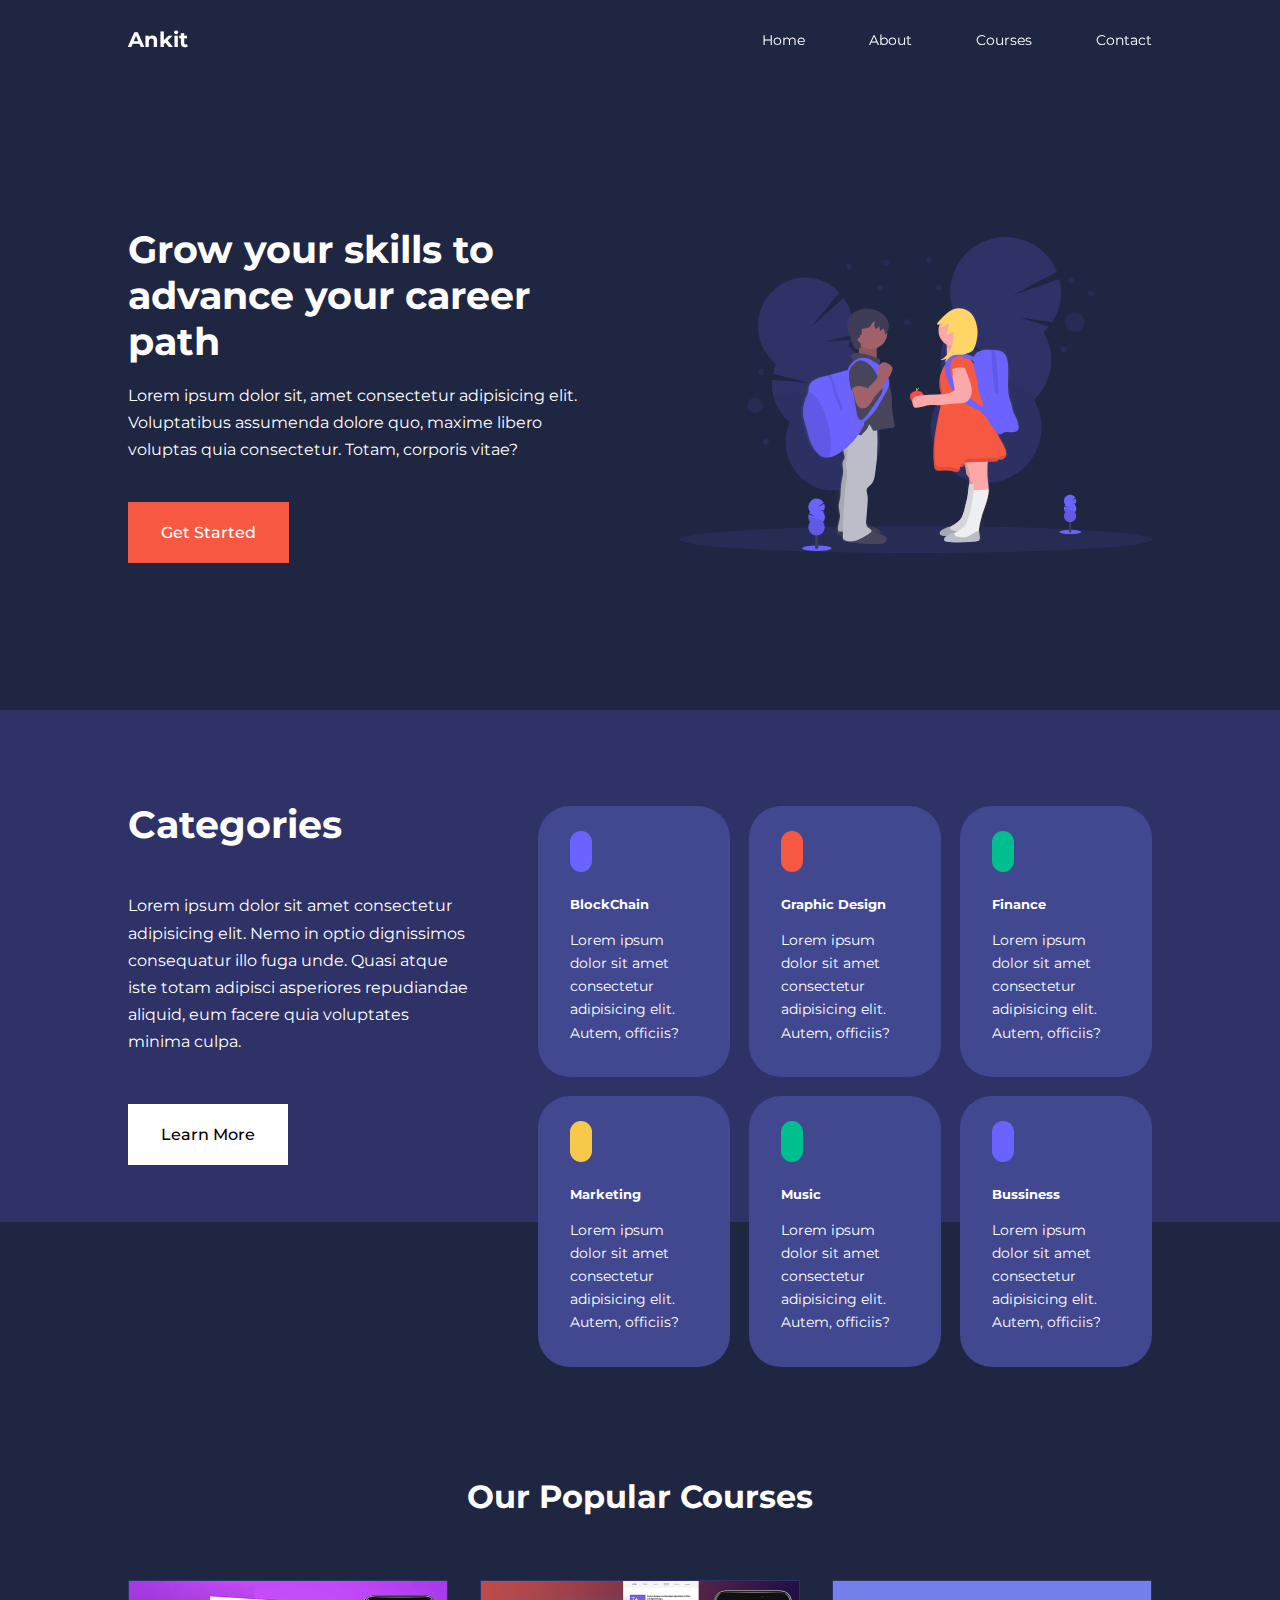
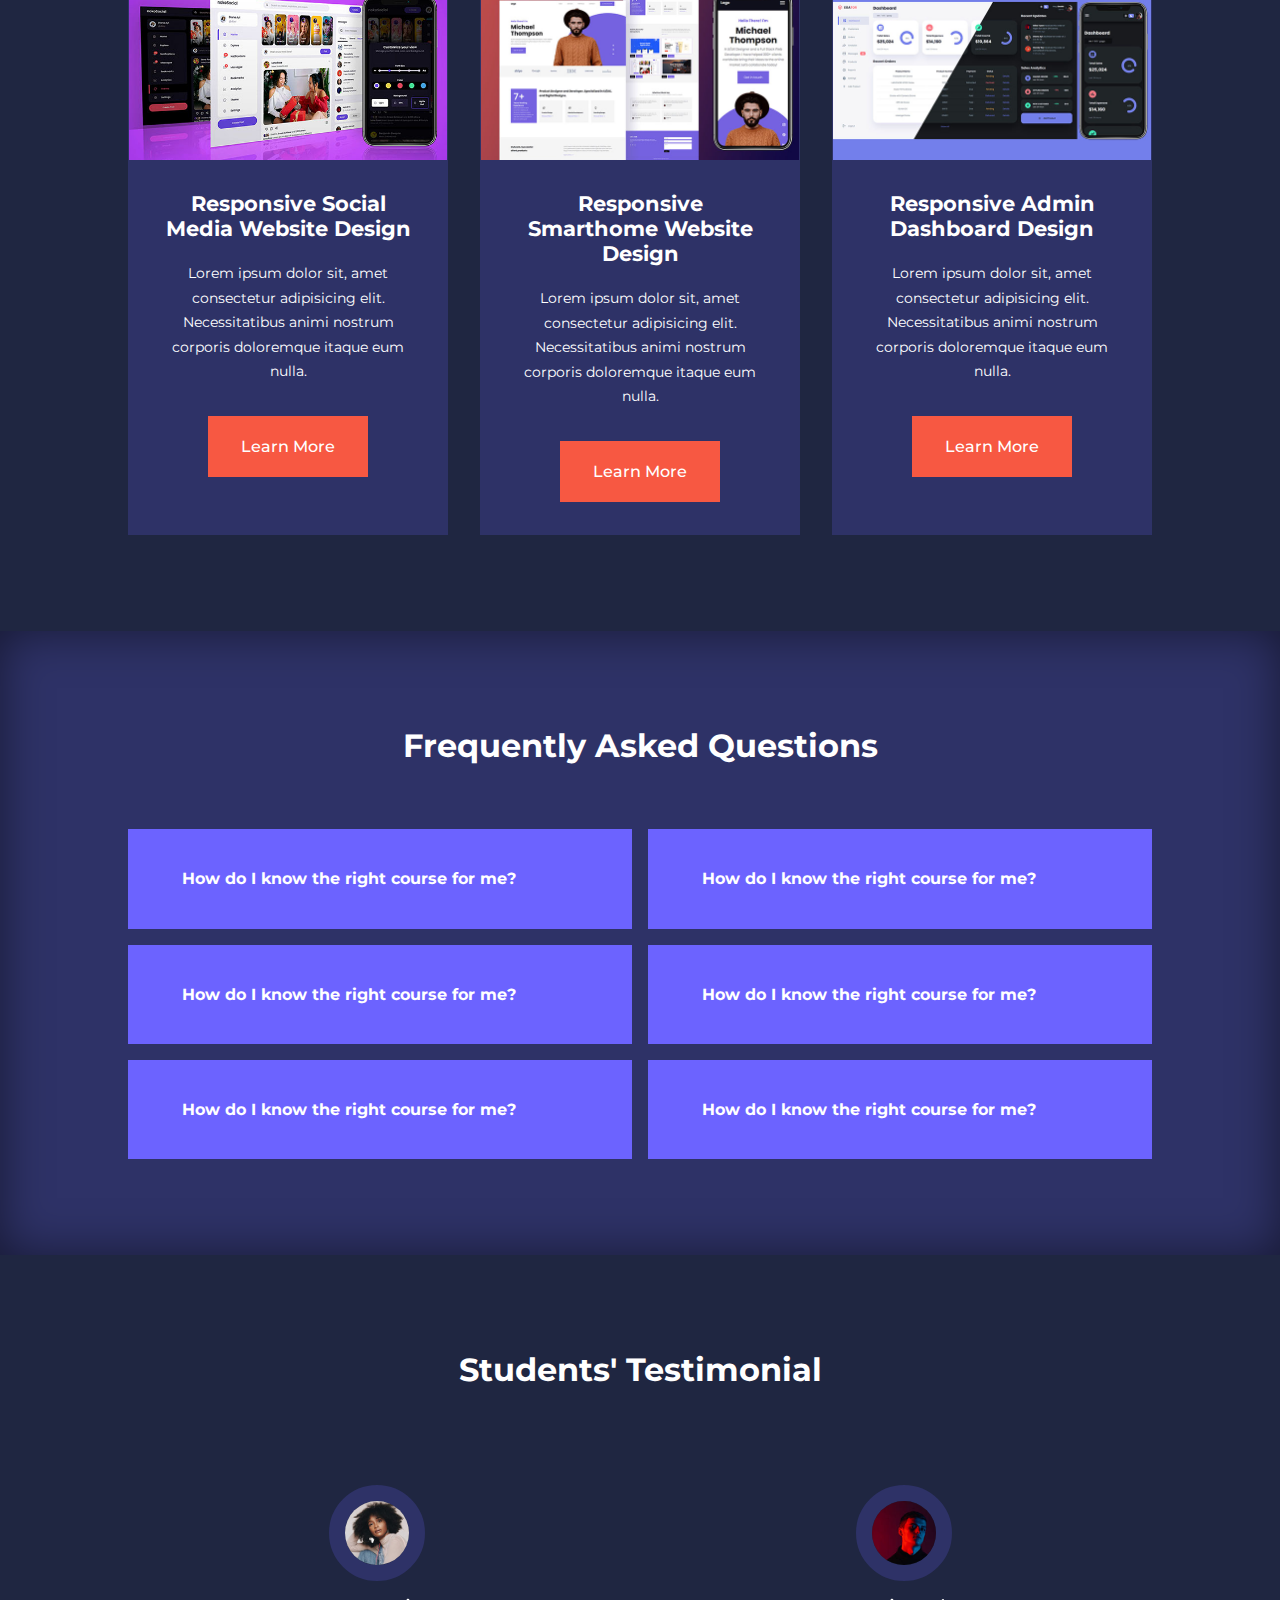
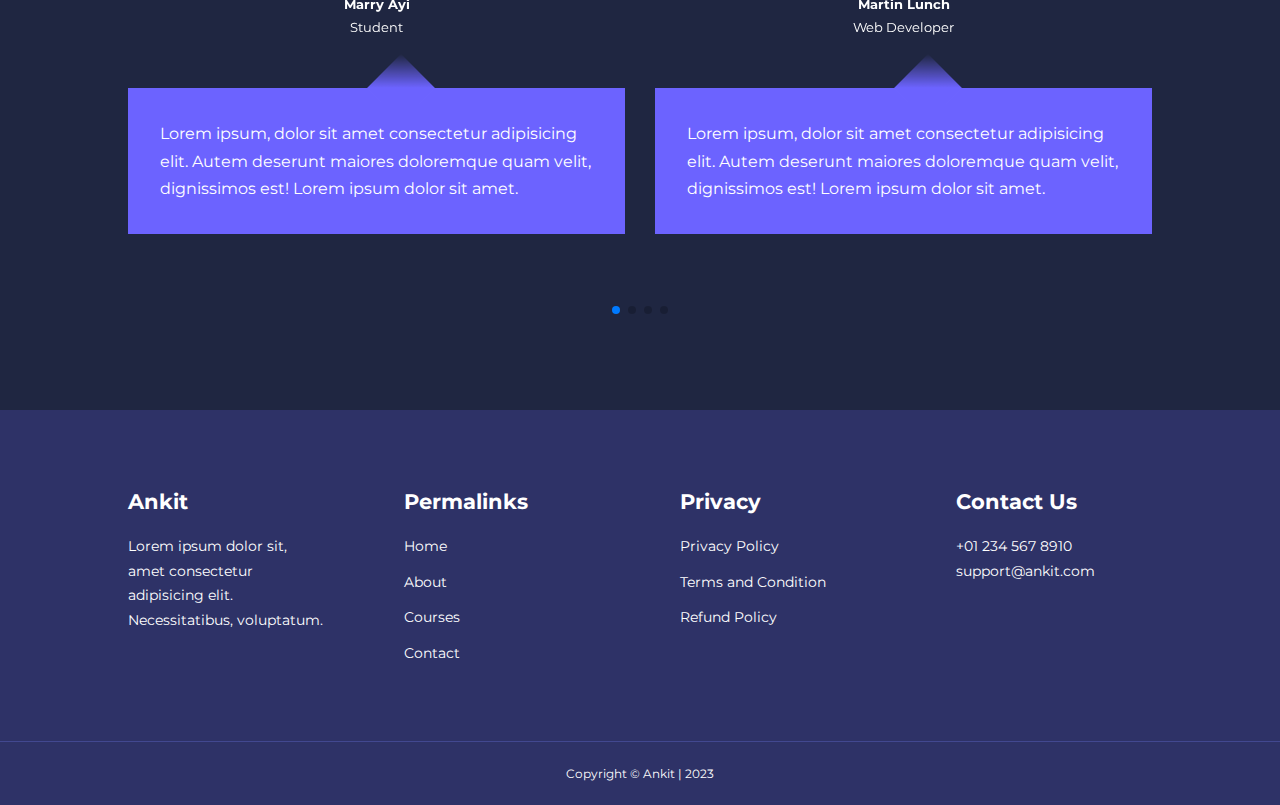
<file: index.html>
<!DOCTYPE html>
<html lang="en">
<head>
    <meta charset="UTF-8">
    <meta http-equiv="X-UA-Compatible" content="IE=edge">
    <meta name="viewport" content="width=device-width, initial-scale=1.0">

    <!-- Iconscout CDN -->
    <link rel="stylesheet" href="https://unicons.iconscout.com/release/v2.1.6/css/unicons.css">

    <!-- Swiper JS -->
    <link rel="stylesheet" href="https://cdn.jsdelivr.net/npm/swiper@9/swiper-bundle.min.css"/>

    <!-- Style css link -->
    <link rel="stylesheet" href="./css/style.css">

    <!-- JS link -->
    <script src="./main.js" defer></script>
    <title>Educational Website</title>
</head>
<body>
    <nav>
        <div class="container d-flex nav-container">
            <a href="index.html"><h4>Ankit</h4></a>
            <ul class="d-flex nav-menu">
                <li><a href="index.html">Home</a></li>
                <li><a href="about.html">About</a></li>
                <li><a href="courses.html">Courses</a></li>
                <li><a href="contact.html">Contact</a></li>
            </ul>

            <button id="open-menu-btn"><i class="uil uil-bars"></i></button>
            <button id="close-menu-btn"><i class="uil uil-multiply"></i></button>
        </div>
    </nav>

    <header>
        <div class="container header-container">
            <div class="header-left">
                <h1>Grow your skills to advance your career path</h1>
                <p>Lorem ipsum dolor sit, amet consectetur adipisicing elit. Voluptatibus assumenda dolore quo, maxime libero voluptas quia consectetur. Totam, corporis vitae?</p>
                <a href="courses.html" class="btn btn-primary">Get Started</a>
            </div>
            <div class="header-right">
                <div class="header-right-image">
                    <img src="./images/header.svg" alt="Two student carrying school bag">
                </div>
            </div>
        </div>
    </header>

    <section class="categories">
        <div class="container categories-container">
            <div class="categories-left">
                <h1>Categories</h1>
                <p>Lorem ipsum dolor sit amet consectetur adipisicing elit. Nemo in optio dignissimos consequatur illo fuga unde. Quasi atque iste totam adipisci asperiores repudiandae aliquid, eum facere quia voluptates minima culpa.</p>
                <a href="#" class="btn">Learn More</a>
            </div>

            <div class="categories-right">
                <acticle class="category">
                    <span class="category-icon"><i class="uil uil-bitcoin-circle"></i></span>
                    <h5>BlockChain</h5>
                    <p>Lorem ipsum dolor sit amet consectetur adipisicing elit. Autem, officiis?</p>
                </acticle>
                
                <acticle class="category">
                    <span class="category-icon"><i class="uil uil-palette"></i></span>
                    <h5>Graphic Design</h5>
                    <p>Lorem ipsum dolor sit amet consectetur adipisicing elit. Autem, officiis?</p>
                </acticle>

                <acticle class="category">
                    <span class="category-icon"><i class="uil uil-usd-circle"></i></span>
                    <h5>Finance</h5>
                    <p>Lorem ipsum dolor sit amet consectetur adipisicing elit. Autem, officiis?</p>
                </acticle>

                <acticle class="category">
                    <span class="category-icon"><i class="uil uil-megaphone"></i></span>
                    <h5>Marketing</h5>
                    <p>Lorem ipsum dolor sit amet consectetur adipisicing elit. Autem, officiis?</p>
                </acticle>

                <acticle class="category">
                    <span class="category-icon"><i class="uil uil-music"></i></span>
                    <h5>Music</h5>
                    <p>Lorem ipsum dolor sit amet consectetur adipisicing elit. Autem, officiis?</p>
                </acticle>

                <acticle class="category">
                    <span class="category-icon"><i class="uil uil-puzzle-piece"></i></span>
                    <h5>Bussiness</h5>
                    <p>Lorem ipsum dolor sit amet consectetur adipisicing elit. Autem, officiis?</p>
                </acticle>
            </div>
        </div>
    </section>

    <section class="courses">
        <h2>Our Popular Courses</h2>
        <div class="container courses-container">
            <article class="course">
                <div class="course-image">
                    <img src="./images/course1.jpg" alt="">
                </div>
                <div class="course-info">
                    <h4>Responsive Social Media Website Design</h4>
                    <p>Lorem ipsum dolor sit, amet consectetur adipisicing elit. Necessitatibus animi nostrum corporis doloremque itaque eum nulla.</p>
                    <a href="./courses.html" class="btn btn-primary">Learn More</a>
                </div>
            </article>
            
            <article class="course">
                <div class="course-image">
                    <img src="./images/course2.jpg" alt="">
                </div>
                <div class="course-info">
                    <h4>Responsive Smarthome Website Design</h4>
                    <p>Lorem ipsum dolor sit, amet consectetur adipisicing elit. Necessitatibus animi nostrum corporis doloremque itaque eum nulla.</p>
                    <a href="./courses.html" class="btn btn-primary">Learn More</a>
                </div>
            </article>

            <article class="course">
                <div class="course-image">
                    <img src="./images/course3.jpg" alt="">
                </div>
                <div class="course-info">
                    <h4>Responsive Admin Dashboard Design</h4>
                    <p>Lorem ipsum dolor sit, amet consectetur adipisicing elit. Necessitatibus animi nostrum corporis doloremque itaque eum nulla.</p>
                    <a href="./courses.html" class="btn btn-primary">Learn More</a>
                </div>
            </article>
        </div>
    </section>

    <section class="faqs">
        <h2>Frequently Asked Questions</h2>
        <div class="container faqs-container">
            <article class="d-flex faq">
                <div class="faq-icon"><i class="uil uil-plus"></i></div>
                <div class="question-answer">
                    <h4>How do I know the right course for me?</h4>
                    <p>Lorem ipsum dolor, sit amet consectetur adipisicing elit. Cupiditate illum atque libero! Fugiat hic ab fugit illum quo id deserunt earum iste harum? Natus, itaque aspernatur alias dignissimos maiores totam.</p>
                </div>
            </article>

            <article class="d-flex faq">
                <div class="faq-icon"><i class="uil uil-plus"></i></div>
                <div class="question-answer">
                    <h4>How do I know the right course for me?</h4>
                    <p>Lorem ipsum dolor sit amet consectetur adipisicing elit. Iste unde porro modi laboriosam magnam earum? Provident cumque voluptates eius modi odit. Perspiciatis earum vitae fugit, ratione odio ex illum possimus.</p>
                </div>
            </article>

            <article class="d-flex faq">
                <div class="faq-icon"><i class="uil uil-plus"></i></div>
                <div class="question-answer">
                    <h4>How do I know the right course for me?</h4>
                    <p>Lorem ipsum dolor sit amet consectetur adipisicing elit. Iste unde porro modi laboriosam magnam earum? Provident cumque voluptates eius modi odit. Perspiciatis earum vitae fugit, ratione odio ex illum possimus.</p>
                </div>
            </article>

            <article class="d-flex faq">
                <div class="faq-icon"><i class="uil uil-plus"></i></div>
                <div class="question-answer">
                    <h4>How do I know the right course for me?</h4>
                    <p>Lorem ipsum dolor sit amet consectetur adipisicing elit. Iste unde porro modi laboriosam magnam earum? Provident cumque voluptates eius modi odit. Perspiciatis earum vitae fugit, ratione odio ex illum possimus.</p>
                </div>
            </article>

            <article class="d-flex faq">
                <div class="faq-icon"><i class="uil uil-plus"></i></div>
                <div class="question-answer">
                    <h4>How do I know the right course for me?</h4>
                    <p>Lorem ipsum dolor sit amet consectetur adipisicing elit. Iste unde porro modi laboriosam magnam earum? Provident cumque voluptates eius modi odit. Perspiciatis earum vitae fugit, ratione odio ex illum possimus.</p>
                </div>
            </article>

            <article class="d-flex faq">
                <div class="faq-icon"><i class="uil uil-plus"></i></div>
                <div class="question-answer">
                    <h4>How do I know the right course for me?</h4>
                    <p>Lorem ipsum dolor sit amet consectetur adipisicing elit. Corporis, deleniti. Consequuntur et enim a veniam sunt? Mollitia non similique cupiditate dolor velit atque, adipisci repudiandae autem saepe vitae, porro ad.</p>
                </div>
            </article>
        </div>
    </section>

    <section class="container testimonials-container mySwiper">
        <h2>Students' Testimonial</h2>
        <div class="swiper-wrapper">
            <article class="testimonial swiper-slide">
                <div class="avatar">
                    <img src="./images/avatar1.jpg" alt="Person 1">
                </div>
                <div class="testimonial-info">
                    <h5>Marry Ayi</h5>
                    <small>Student</small>
                </div>
                <div class="testimonial-body">
                    <p>Lorem ipsum, dolor sit amet consectetur adipisicing elit. Autem deserunt maiores doloremque quam velit, dignissimos est! Lorem ipsum dolor sit amet.</p>
                </div>
            </article>
            
            <article class="testimonial swiper-slide">
                <div class="avatar">
                    <img src="./images/avatar2.jpg" alt="Person 2">
                </div>
                <div class="testimonial-info">
                    <h5>Martin Lunch</h5>
                    <small>Web Developer</small>
                </div>
                <div class="testimonial-body">
                    <p>Lorem ipsum, dolor sit amet consectetur adipisicing elit. Autem deserunt maiores doloremque quam velit, dignissimos est! Lorem ipsum dolor sit amet.</p>
                </div>
            </article>
            
            <article class="testimonial swiper-slide">
                <div class="avatar">
                    <img src="./images/avatar3.jpg" alt="Person 3">
                </div>
                <div class="testimonial-info">
                    <h5>Edam Quist</h5>
                    <small>Student</small>
                </div>
                <div class="testimonial-body">
                    <p>Lorem ipsum, dolor sit amet consectetur adipisicing elit. Autem deserunt maiores doloremque quam velit, dignissimos est! Lorem ipsum dolor sit amet.</p>
                </div>
            </article>
            
            <article class="testimonial swiper-slide">
                <div class="avatar">
                    <img src="./images/avatar4.jpg" alt="Person 4">
                </div>
                <div class="testimonial-info">
                    <h5>Rihana Kawasaki</h5>
                    <small>Student</small>
                </div>
                <div class="testimonial-body">
                    <p>Lorem ipsum, dolor sit amet consectetur adipisicing elit. Autem deserunt maiores doloremque quam velit, dignissimos est! Lorem ipsum dolor sit amet.</p>
                </div>
            </article>
            
            <article class="testimonial swiper-slide">
                <div class="avatar">
                    <img src="./images/avatar5.jpg" alt="Person 5">
                </div>
                <div class="testimonial-info">
                    <h5>Saloni Kristeen</h5>
                    <small>Student</small>
                </div>
                <div class="testimonial-body">
                    <p>Lorem ipsum, dolor sit amet consectetur adipisicing elit. Autem deserunt maiores doloremque quam velit, dignissimos est! Lorem ipsum dolor sit amet.</p>
                </div>
            </article>
        </div>
        <div class="swiper-pagination"></div>
    </section>

    <footer>
        <div class="container footer-container">
            <div class="footer-1">
                <a href="index.html" class="footer-logo"><h4>Ankit</h4></a>
                <p>Lorem ipsum dolor sit, amet consectetur adipisicing elit. Necessitatibus, voluptatum.</p>
            </div>

            <div class="footer-2">
                <h4>Permalinks</h4>
                <ul class="permalinks">
                    <li><a href="index.html">Home</a></li>
                    <li><a href="about.html">About</a></li>
                    <li><a href="courses.html">Courses</a></li>
                    <li><a href="contact.html">Contact</a></li>
                </ul>
            </div>

            <div class="footer-3">
                <h4>Privacy</h4>
                <ul class="privacy">
                    <li><a href="#">Privacy Policy</a></li>
                    <li><a href="#">Terms and Condition</a></li>
                    <li><a href="#">Refund Policy</a></li>
                </ul>
            </div>

            <div class="footer-4">
                <h4>Contact Us</h4>
                <div>
                    <p>+01 234 567 8910</p>
                    <p>support@ankit.com</p>
                </div>

                <div class="footer-socials">
                    <li><a href="#"><i class="uil uil-facebook-f"></i></a></li>
                    <li><a href="#"><i class="uil uil-instagram-alt"></i></a></li>
                    <li><a href="#"><i class="uil uil-twitter"></i></a></li>
                    <li><a href="#"><i class="uil uil-linkedin-alt"></i></a></li>
                </div>
            </div>
        </div>
        
        <div class="footer-copyright">
            <small>Copyright &copy; Ankit | 2023</small>
        </div>
    </footer>

    <script src="https://cdn.jsdelivr.net/npm/swiper@9/swiper-bundle.min.js"></script>
    <script>
        var swiper = new Swiper(".mySwiper", {
            slidesPerView: 1,
            spaceBetween: 30,
            pagination: {
                el: ".swiper-pagination",
                clickable: true,
            },
            // when window width is >= 600px
            breakpoints: {
                600: {
                    slidesPerView: 2,
                }
            }
        });
    </script>
</body>
</html>
</file>
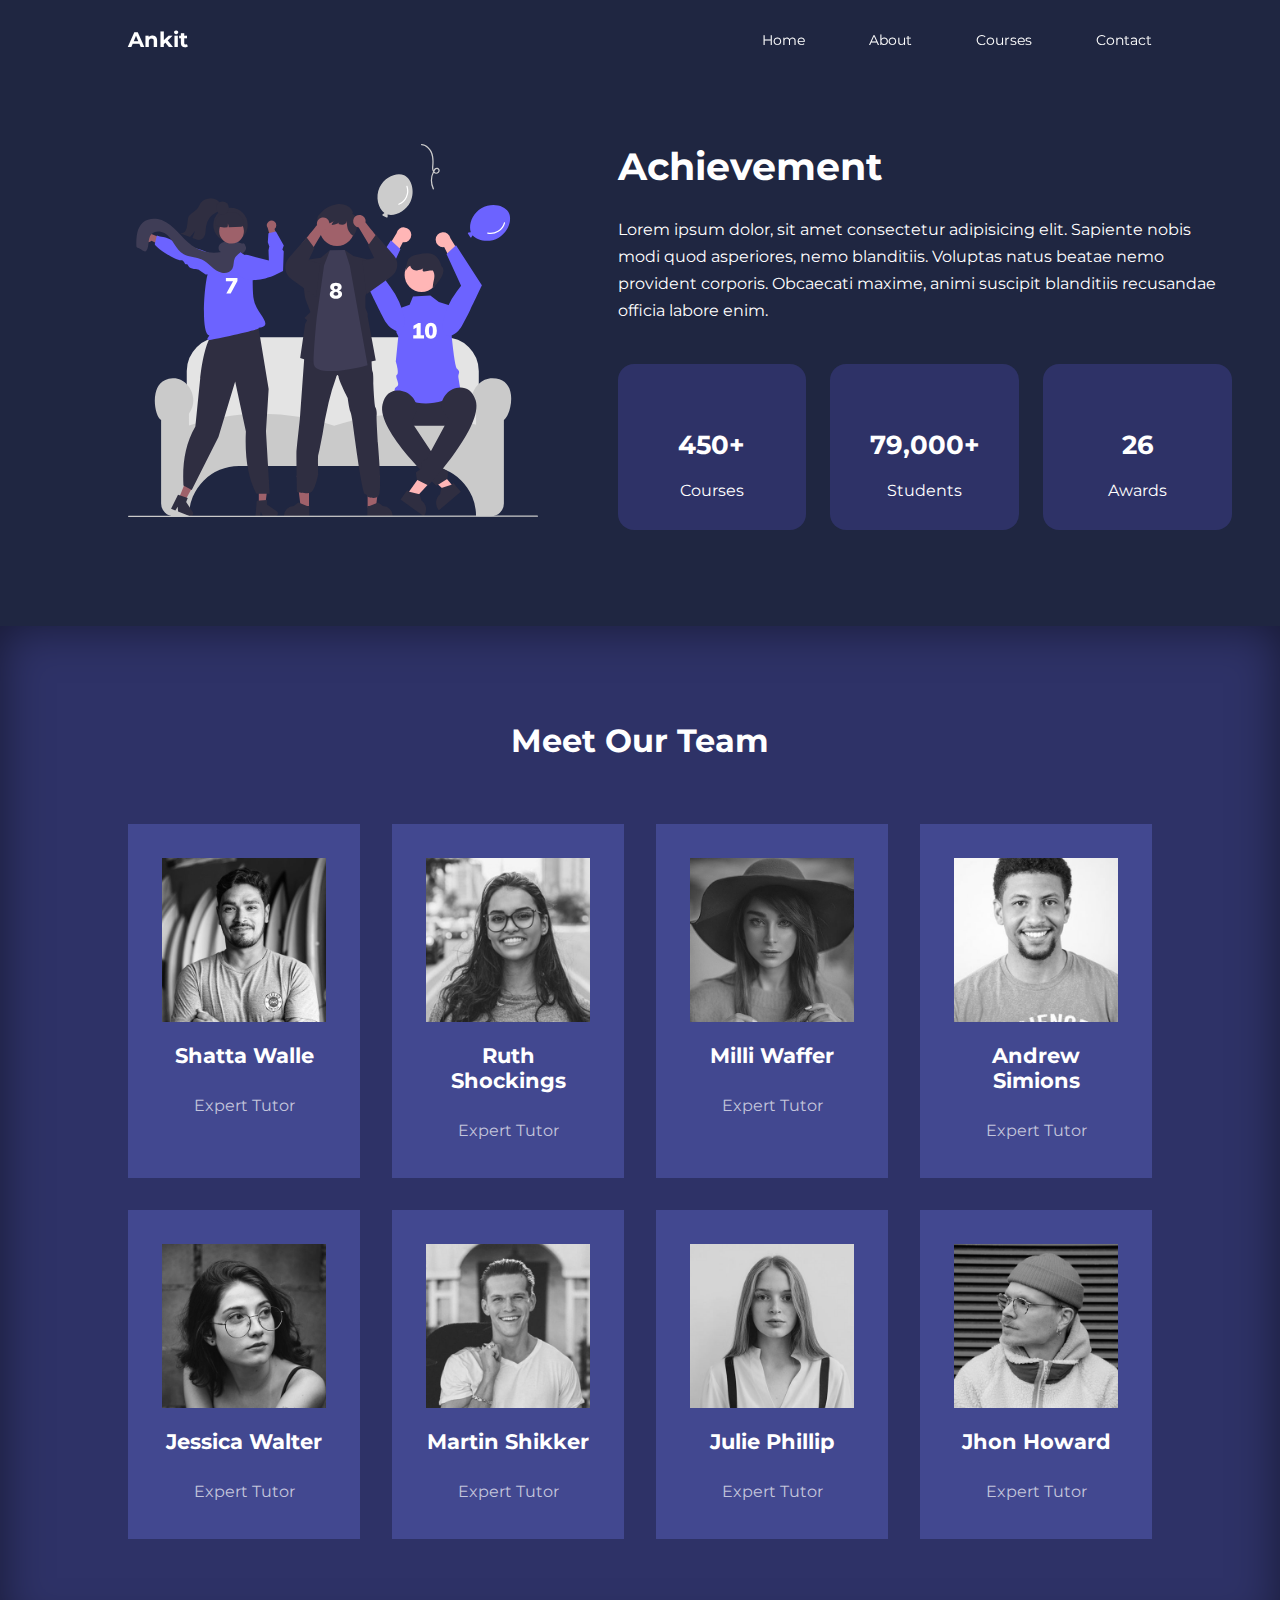
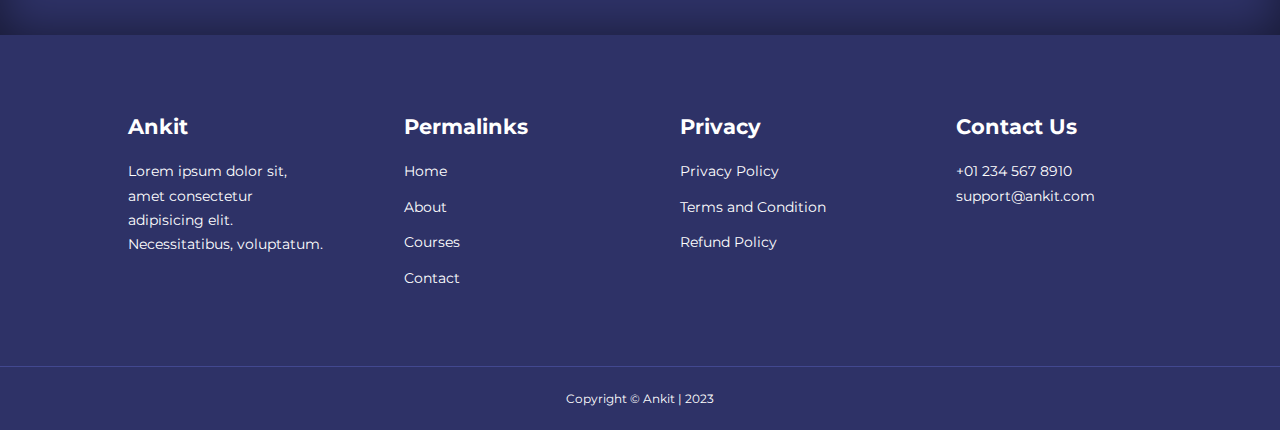
<file: about.html>
<!DOCTYPE html>
<html lang="en">
<head>
    <meta charset="UTF-8">
    <meta http-equiv="X-UA-Compatible" content="IE=edge">
    <meta name="viewport" content="width=device-width, initial-scale=1.0">

    <!-- Iconscout CDN -->
    <link rel="stylesheet" href="https://unicons.iconscout.com/release/v2.1.6/css/unicons.css">

    <!-- Style css link -->
    <link rel="stylesheet" href="./css/style.css">
    <link rel="stylesheet" href="./css/about.css">

    <!-- JS link -->
    <script src="./main.js" defer></script>
    <title>Educational Website</title>
</head>
<body>
    <nav>
        <div class="container d-flex nav-container">
            <a href="index.html"><h4>Ankit</h4></a>
            <ul class="d-flex nav-menu">
                <li><a href="index.html">Home</a></li>
                <li><a href="about.html">About</a></li>
                <li><a href="courses.html">Courses</a></li>
                <li><a href="contact.html">Contact</a></li>
            </ul>

            <button id="open-menu-btn"><i class="uil uil-bars"></i></button>
            <button id="close-menu-btn"><i class="uil uil-multiply"></i></button>
        </div>
    </nav>

    <section class="about-achievements">
        <div class="container about-achievements-container">
            <div class="about-achievements-left">
                <img src="./images/about achievements.svg" alt="">
            </div>

            <div class="about-achievements-right">
                <h1>Achievement</h1>
                <p>Lorem ipsum dolor, sit amet consectetur adipisicing elit. Sapiente nobis modi quod asperiores, nemo blanditiis. Voluptas natus beatae nemo provident corporis. Obcaecati maxime, animi suscipit blanditiis recusandae officia labore enim.</p>

                <div class="achievements-cards">
                    <article class="achievement-card">
                        <span class="achievement-icon"><i class="uil uil-video"></i></span>
                        <h3>450+</h3>
                        <p>Courses</p>
                    </article>
                    
                    <article class="achievement-card">
                        <span class="achievement-icon"><i class="uil uil-users-alt"></i></span>
                        <h3>79,000+</h3>
                        <p>Students</p>
                    </article>

                    <article class="achievement-card">
                        <span class="achievement-icon"><i class="uil uil-trophy"></i></span>
                        <h3>26</h3>
                        <p>Awards</p>
                    </article>
                </div>
            </div>
        </div>
    </section>

    <section class="team">
        <h2>Meet Our Team</h2>
        <div class="container team-container">
            <article class="team-member">
                <div class="team-member-image">
                    <img src="./images/tm1.jpg" alt="">
                </div>

                <div class="team-member-info">
                    <h4>Shatta Walle</h4>
                    <p>Expert Tutor</p>
                </div>

                <div class="team-member-socials">
                    <a href="#" target="_blank"><i class="uil uil-instagram-alt"></i></a>
                    <a href="#" target="_blank"><i class="uil uil-twitter-alt"></i></a>
                    <a href="#" target="_blank"><i class="uil uil-linkedin-alt"></i></a>
                </div>
            </article>
            
            <article class="team-member">
                <div class="team-member-image">
                    <img src="./images/tm2.jpg" alt="">
                </div>

                <div class="team-member-info">
                    <h4>Ruth Shockings</h4>
                    <p>Expert Tutor</p>
                </div>

                <div class="team-member-socials">
                    <a href="#" target="_blank"><i class="uil uil-instagram-alt"></i></a>
                    <a href="#" target="_blank"><i class="uil uil-twitter-alt"></i></a>
                    <a href="#" target="_blank"><i class="uil uil-linkedin-alt"></i></a>
                </div>
            </article>
            
            <article class="team-member">
                <div class="team-member-image">
                    <img src="./images/tm3.jpg" alt="">
                </div>

                <div class="team-member-info">
                    <h4>Milli Waffer</h4>
                    <p>Expert Tutor</p>
                </div>

                <div class="team-member-socials">
                    <a href="#" target="_blank"><i class="uil uil-instagram-alt"></i></a>
                    <a href="#" target="_blank"><i class="uil uil-twitter-alt"></i></a>
                    <a href="#" target="_blank"><i class="uil uil-linkedin-alt"></i></a>
                </div>
            </article>

            <article class="team-member">
                <div class="team-member-image">
                    <img src="./images/tm4.jpg" alt="">
                </div>

                <div class="team-member-info">
                    <h4>Andrew Simions</h4>
                    <p>Expert Tutor</p>
                </div>

                <div class="team-member-socials">
                    <a href="#" target="_blank"><i class="uil uil-instagram-alt"></i></a>
                    <a href="#" target="_blank"><i class="uil uil-twitter-alt"></i></a>
                    <a href="#" target="_blank"><i class="uil uil-linkedin-alt"></i></a>
                </div>
            </article>

            <article class="team-member">
                <div class="team-member-image">
                    <img src="./images/tm5.jpg" alt="">
                </div>

                <div class="team-member-info">
                    <h4>Jessica Walter</h4>
                    <p>Expert Tutor</p>
                </div>

                <div class="team-member-socials">
                    <a href="#" target="_blank"><i class="uil uil-instagram-alt"></i></a>
                    <a href="#" target="_blank"><i class="uil uil-twitter-alt"></i></a>
                    <a href="#" target="_blank"><i class="uil uil-linkedin-alt"></i></a>
                </div>
            </article>

            <article class="team-member">
                <div class="team-member-image">
                    <img src="./images/tm6.jpg" alt="">
                </div>

                <div class="team-member-info">
                    <h4>Martin Shikker</h4>
                    <p>Expert Tutor</p>
                </div>

                <div class="team-member-socials">
                    <a href="#" target="_blank"><i class="uil uil-instagram-alt"></i></a>
                    <a href="#" target="_blank"><i class="uil uil-twitter-alt"></i></a>
                    <a href="#" target="_blank"><i class="uil uil-linkedin-alt"></i></a>
                </div>
            </article>

            <article class="team-member">
                <div class="team-member-image">
                    <img src="./images/tm7.jpg" alt="">
                </div>

                <div class="team-member-info">
                    <h4>Julie Phillip</h4>
                    <p>Expert Tutor</p>
                </div>

                <div class="team-member-socials">
                    <a href="#" target="_blank"><i class="uil uil-instagram-alt"></i></a>
                    <a href="#" target="_blank"><i class="uil uil-twitter-alt"></i></a>
                    <a href="#" target="_blank"><i class="uil uil-linkedin-alt"></i></a>
                </div>
            </article>

            <article class="team-member">
                <div class="team-member-image">
                    <img src="./images/tm8.jpg" alt="">
                </div>

                <div class="team-member-info">
                    <h4>Jhon Howard</h4>
                    <p>Expert Tutor</p>
                </div>

                <div class="team-member-socials">
                    <a href="#" target="_blank"><i class="uil uil-instagram-alt"></i></a>
                    <a href="#" target="_blank"><i class="uil uil-twitter-alt"></i></a>
                    <a href="#" target="_blank"><i class="uil uil-linkedin-alt"></i></a>
                </div>
            </article>
        </div>
    </section>
    
    <footer>
        <div class="container footer-container">
            <div class="footer-1">
                <a href="index.html" class="footer-logo"><h4>Ankit</h4></a>
                <p>Lorem ipsum dolor sit, amet consectetur adipisicing elit. Necessitatibus, voluptatum.</p>
            </div>

            <div class="footer-2">
                <h4>Permalinks</h4>
                <ul class="permalinks">
                    <li><a href="index.html">Home</a></li>
                    <li><a href="about.html">About</a></li>
                    <li><a href="courses.html">Courses</a></li>
                    <li><a href="contact.html">Contact</a></li>
                </ul>
            </div>

            <div class="footer-3">
                <h4>Privacy</h4>
                <ul class="privacy">
                    <li><a href="#">Privacy Policy</a></li>
                    <li><a href="#">Terms and Condition</a></li>
                    <li><a href="#">Refund Policy</a></li>
                </ul>
            </div>

            <div class="footer-4">
                <h4>Contact Us</h4>
                <div>
                    <p>+01 234 567 8910</p>
                    <p>support@ankit.com</p>
                </div>

                <div class="footer-socials">
                    <li><a href="#"><i class="uil uil-facebook-f"></i></a></li>
                    <li><a href="#"><i class="uil uil-instagram-alt"></i></a></li>
                    <li><a href="#"><i class="uil uil-twitter"></i></a></li>
                    <li><a href="#"><i class="uil uil-linkedin-alt"></i></a></li>
                </div>
            </div>
        </div>
        
        <div class="footer-copyright">
            <small>Copyright &copy; Ankit | 2023</small>
        </div>
    </footer>
</body>
</html>
</file>
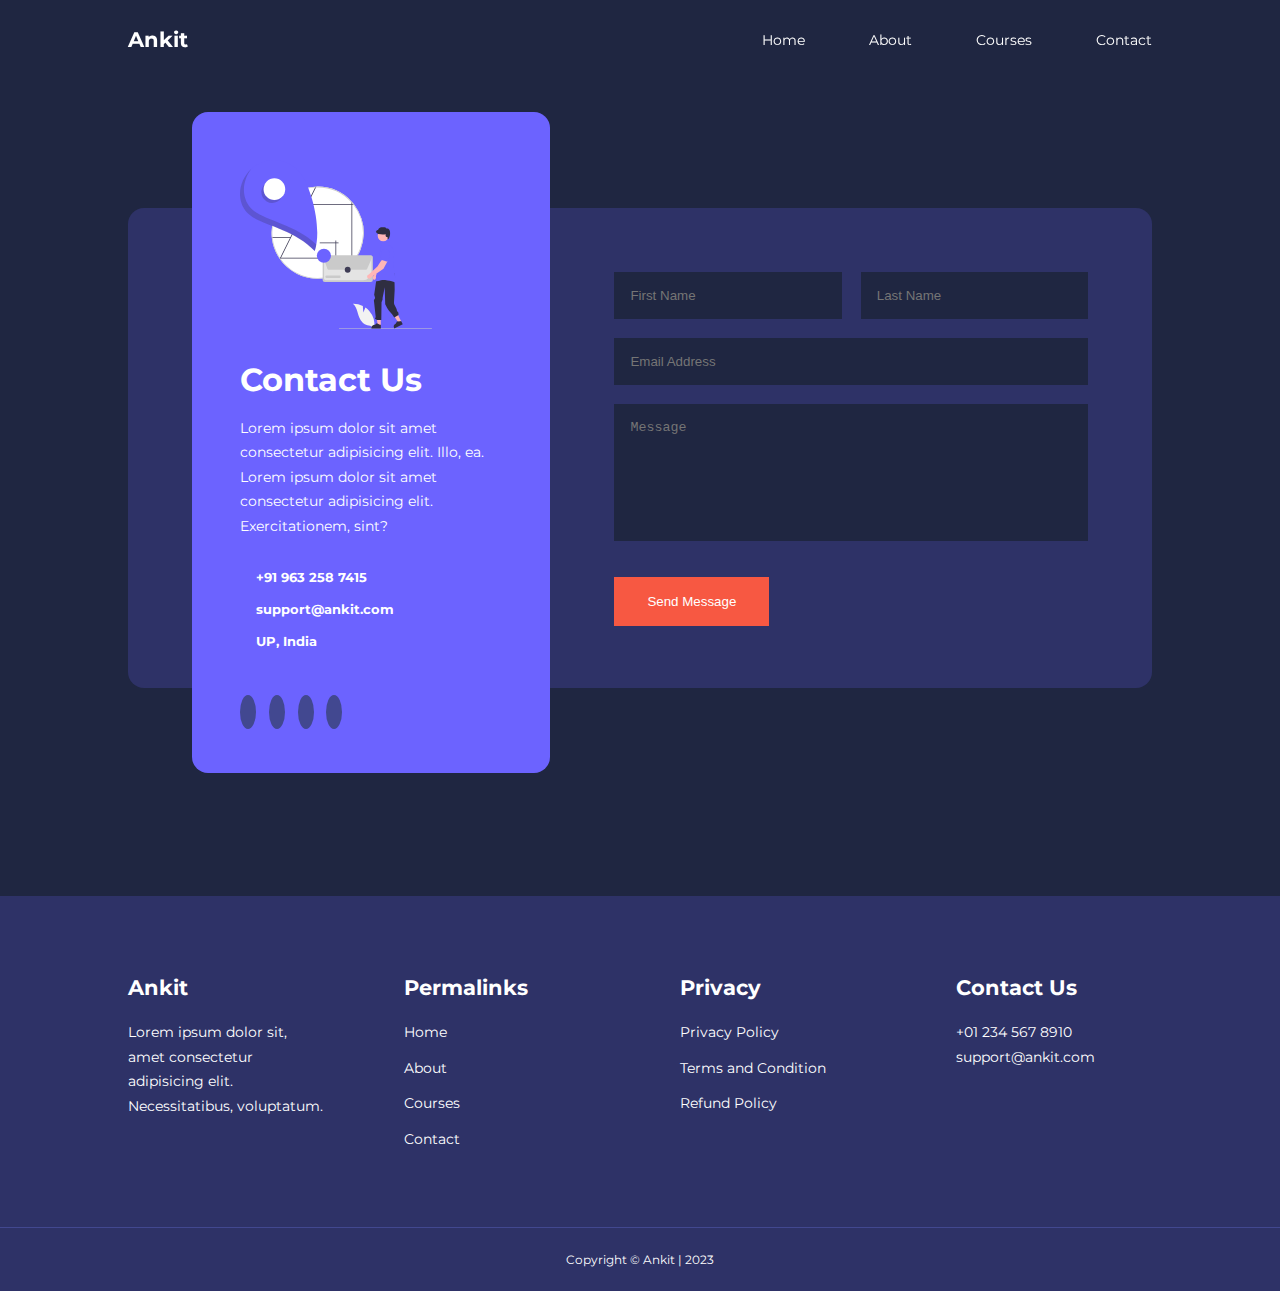
<file: contact.html>
<!DOCTYPE html>
<html lang="en">
<head>
    <meta charset="UTF-8">
    <meta http-equiv="X-UA-Compatible" content="IE=edge">
    <meta name="viewport" content="width=device-width, initial-scale=1.0">

    <!-- Iconscout CDN -->
    <link rel="stylesheet" href="https://unicons.iconscout.com/release/v2.1.6/css/unicons.css">

    <!-- Style css link -->
    <link rel="stylesheet" href="./css/style.css">
    <link rel="stylesheet" href="./css/contact.css">

    <!-- JS link -->
    <script src="./main.js" defer></script>
    <title>Educational Website</title>
</head>
<body>
    <nav>
        <div class="container d-flex nav-container">
            <a href="index.html"><h4>Ankit</h4></a>
            <ul class="d-flex nav-menu">
                <li><a href="index.html">Home</a></li>
                <li><a href="about.html">About</a></li>
                <li><a href="courses.html">Courses</a></li>
                <li><a href="contact.html">Contact</a></li>
            </ul>

            <button id="open-menu-btn"><i class="uil uil-bars"></i></button>
            <button id="close-menu-btn"><i class="uil uil-multiply"></i></button>
        </div>
    </nav>

    <section class="contact">
        <div class="container contact-container">
            <aside class="contact-aside">
                <div class="aside-image">
                    <img src="./images/contact.svg" alt="">
                </div>
                <h2>Contact Us</h2>
                <p>Lorem ipsum dolor sit amet consectetur adipisicing elit. Illo, ea. Lorem ipsum dolor sit amet consectetur adipisicing elit. Exercitationem, sint?</p>

                <ul class="contact-details">
                    <li class="d-flex">
                        <i class="uil uil-phone-times"></i>
                        <h5>+91 963 258 7415</h5>
                    </li>
                    <li class="d-flex">
                        <i class="uil uil-envelope"></i>
                        <h5>support@ankit.com</h5>
                    </li>
                    <li class="d-flex">
                        <i class="uil uil-location-point"></i>
                        <h5>UP, India</h5>
                    </li>
                </ul>

                <ul class="d-flex contact-socials">
                    <li><a href="#"><i class="uil uil-facebook-f"></i></a></li>
                    <li><a href="#"><i class="uil uil-instagram"></i></a></li>
                    <li><a href="#"><i class="uil uil-twitter"></i></a></li>
                    <li><a href="#"><i class="uil uil-linkedin-alt"></i></a></li>
                </ul>
            </aside>

            <form class="contact-form">
                <div class="form-name">
                    <input type="text" name="first_name" id="first_name" placeholder="First Name" required>
                    <input type="text" name="last_name" id="last_name" placeholder="Last Name" required>
                </div>
                <input type="email" name="email" id="email" placeholder="Email Address" required>
                <textarea name="message" id="message" rows="7" placeholder="Message" required></textarea>
                <button type="submit" class="btn btn-primary">Send Message</button>
            </form>
        </div>
    </section>
    
    <footer>
        <div class="container footer-container">
            <div class="footer-1">
                <a href="index.html" class="footer-logo"><h4>Ankit</h4></a>
                <p>Lorem ipsum dolor sit, amet consectetur adipisicing elit. Necessitatibus, voluptatum.</p>
            </div>

            <div class="footer-2">
                <h4>Permalinks</h4>
                <ul class="permalinks">
                    <li><a href="index.html">Home</a></li>
                    <li><a href="about.html">About</a></li>
                    <li><a href="courses.html">Courses</a></li>
                    <li><a href="contact.html">Contact</a></li>
                </ul>
            </div>

            <div class="footer-3">
                <h4>Privacy</h4>
                <ul class="privacy">
                    <li><a href="#">Privacy Policy</a></li>
                    <li><a href="#">Terms and Condition</a></li>
                    <li><a href="#">Refund Policy</a></li>
                </ul>
            </div>

            <div class="footer-4">
                <h4>Contact Us</h4>
                <div>
                    <p>+01 234 567 8910</p>
                    <p>support@ankit.com</p>
                </div>

                <div class="footer-socials">
                    <li><a href="#"><i class="uil uil-facebook-f"></i></a></li>
                    <li><a href="#"><i class="uil uil-instagram-alt"></i></a></li>
                    <li><a href="#"><i class="uil uil-twitter"></i></a></li>
                    <li><a href="#"><i class="uil uil-linkedin-alt"></i></a></li>
                </div>
            </div>
        </div>
        
        <div class="footer-copyright">
            <small>Copyright &copy; Ankit | 2023</small>
        </div>
    </footer>
</body>
</html>
</file>
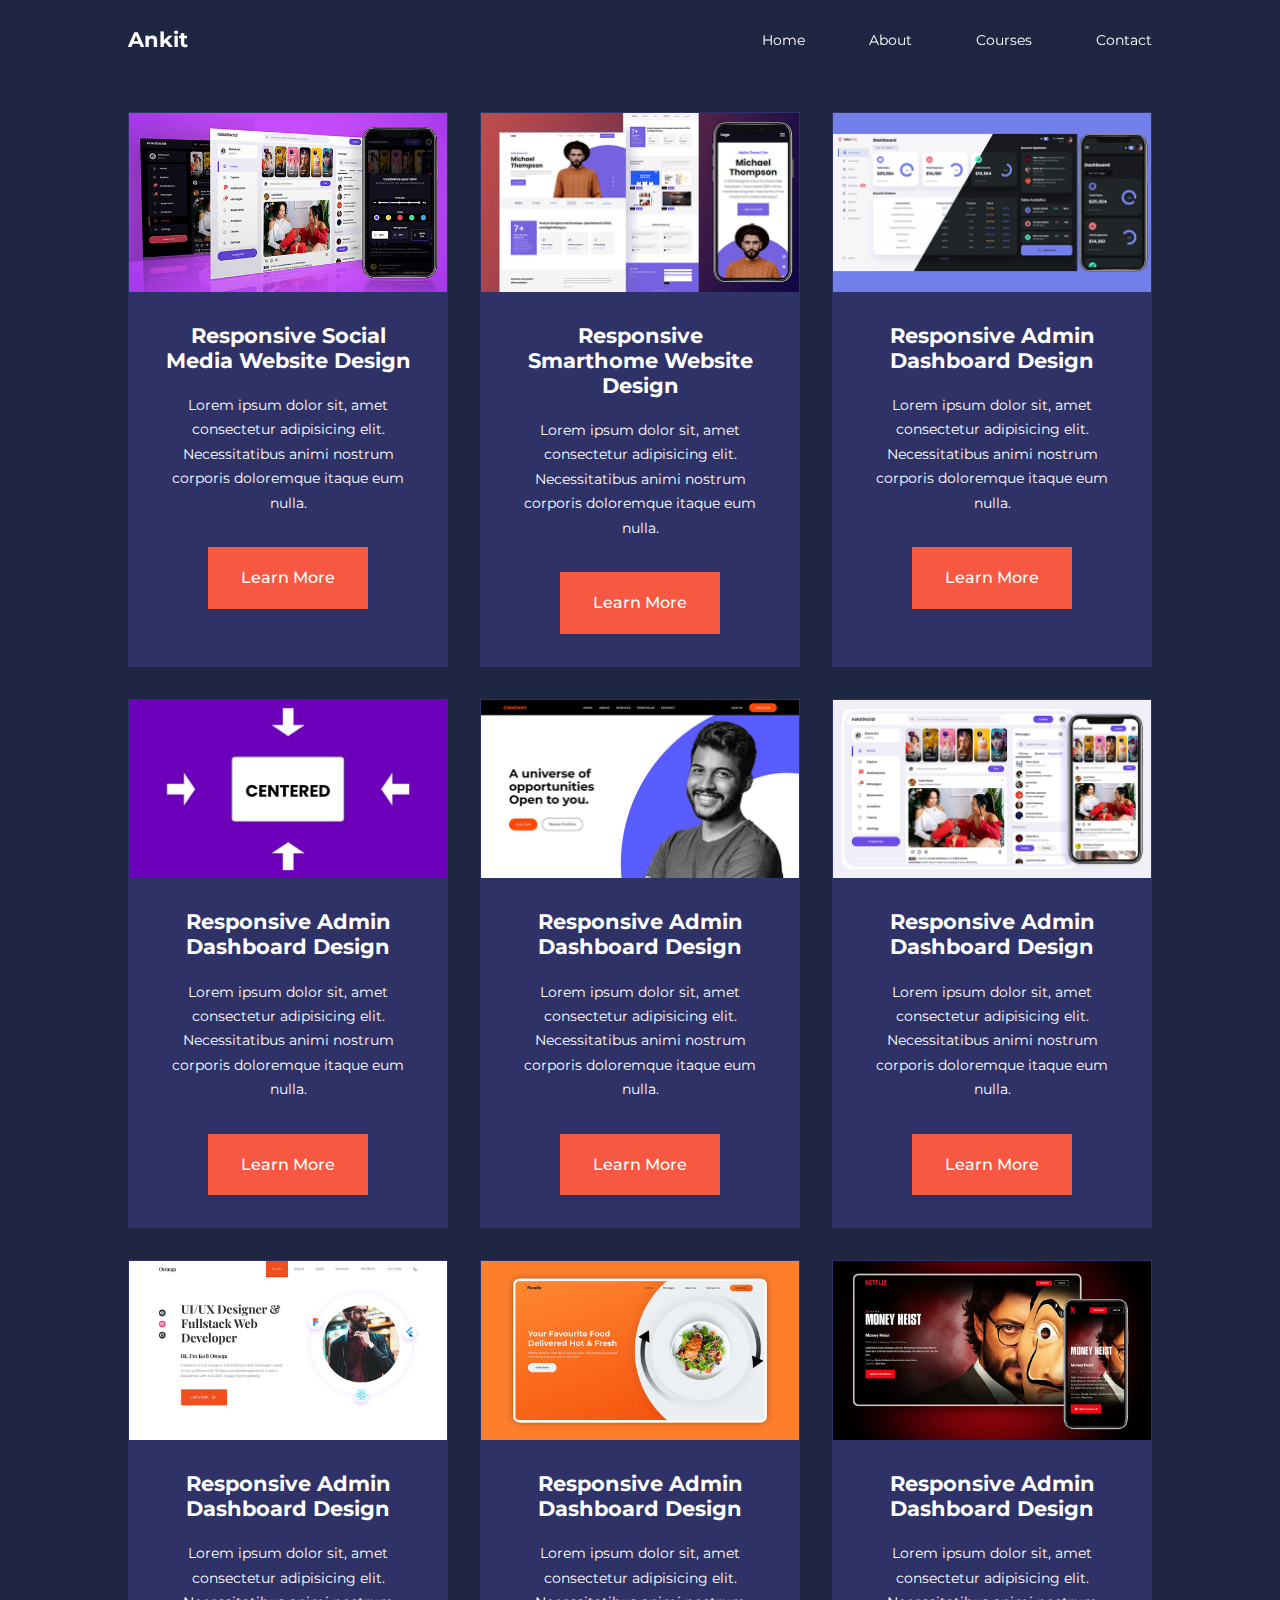
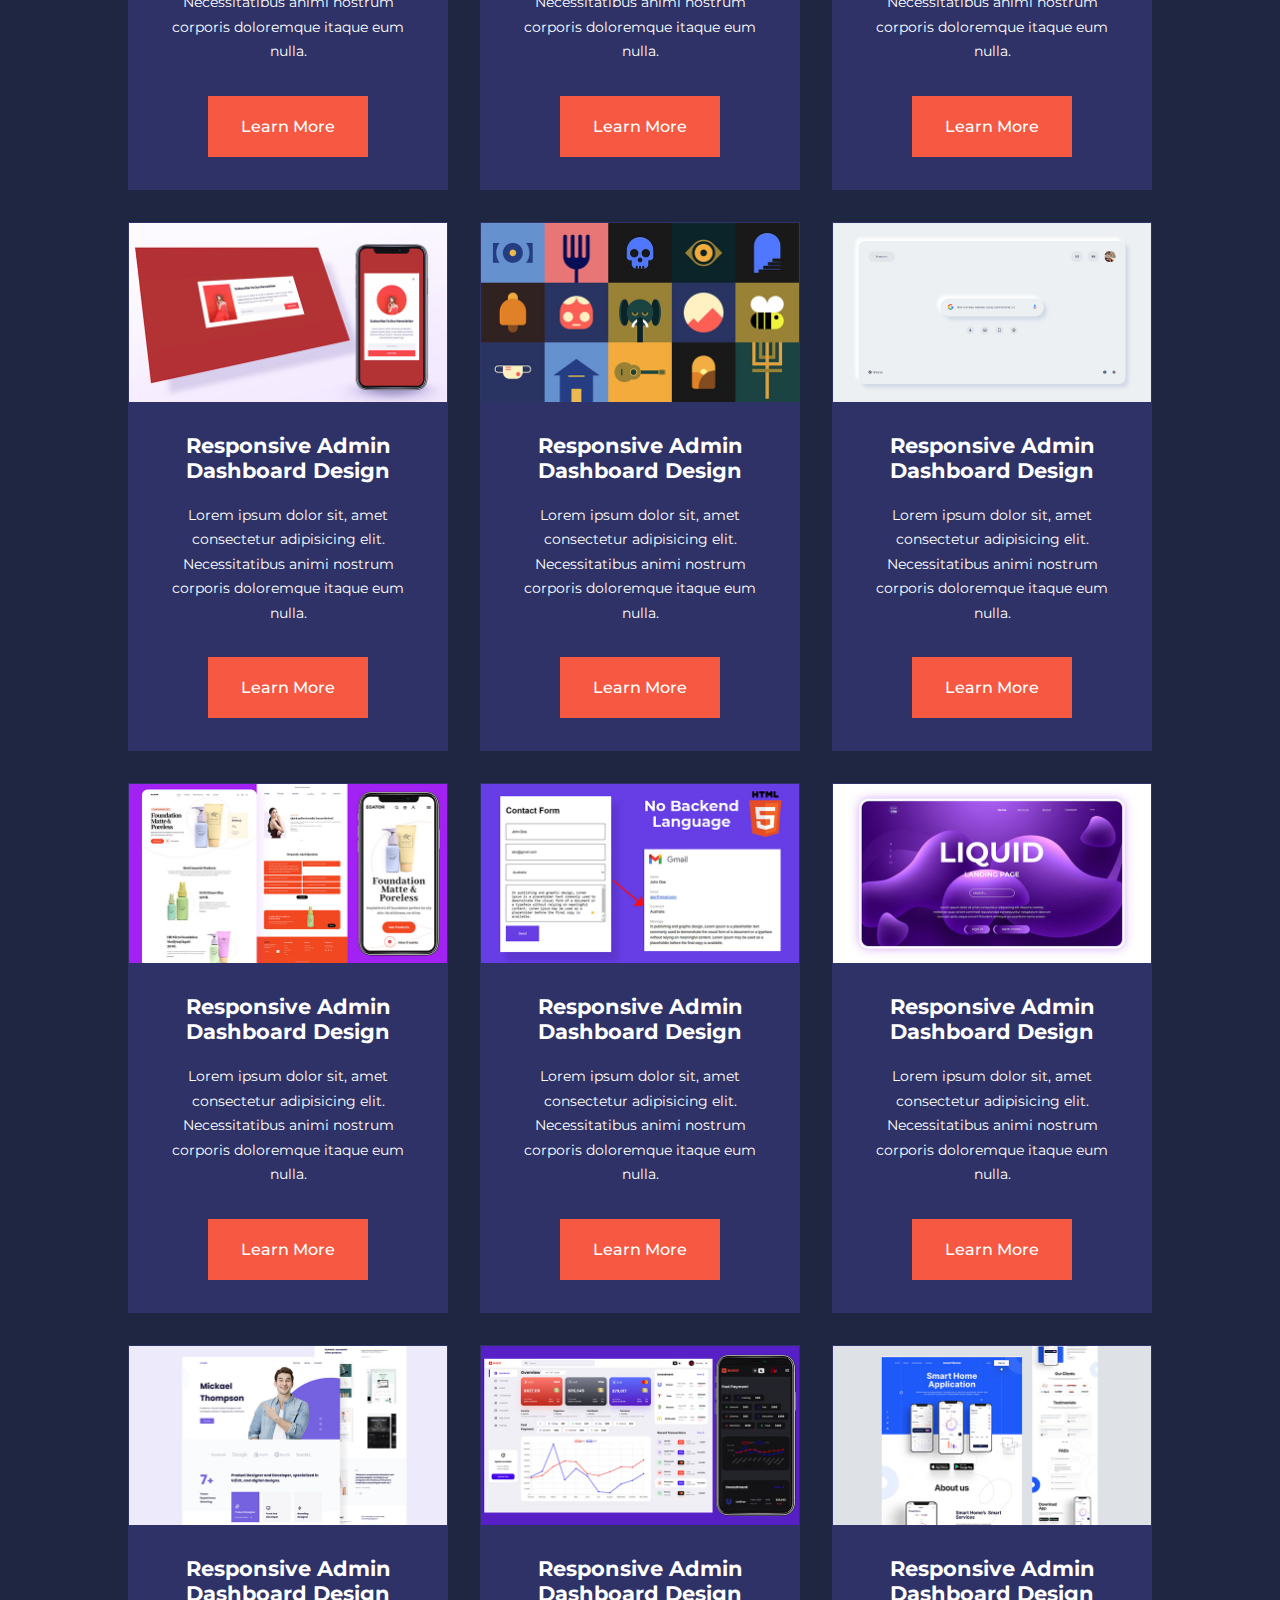
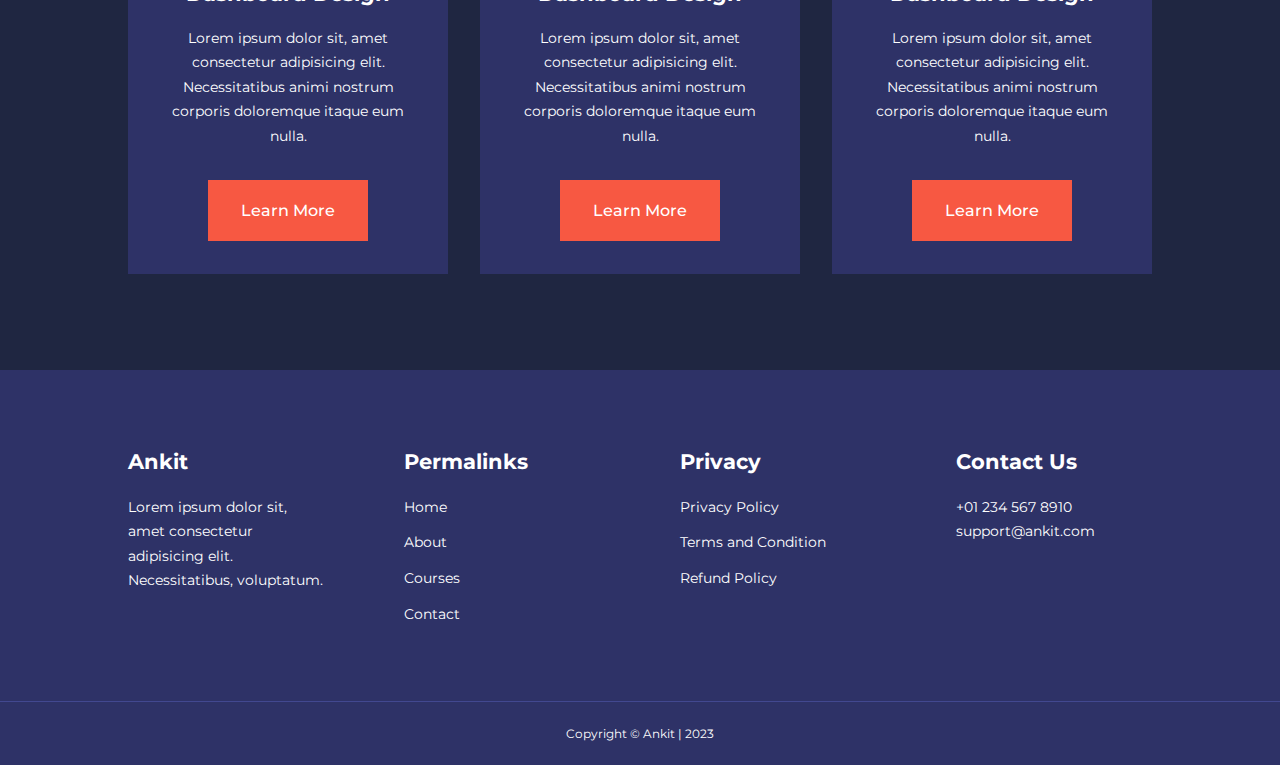
<file: courses.html>
<!DOCTYPE html>
<html lang="en">
<head>
    <meta charset="UTF-8">
    <meta http-equiv="X-UA-Compatible" content="IE=edge">
    <meta name="viewport" content="width=device-width, initial-scale=1.0">

    <!-- Iconscout CDN -->
    <link rel="stylesheet" href="https://unicons.iconscout.com/release/v2.1.6/css/unicons.css">

    <!-- Style css link -->
    <link rel="stylesheet" href="./css/style.css">
    <style>
        .courses{
            margin-top: 1rem;
        }
    </style>

    <!-- JS link -->
    <script src="./main.js" defer></script>
    <title>Educational Website</title>
</head>
<body>
    <nav>
        <div class="container d-flex nav-container">
            <a href="index.html"><h4>Ankit</h4></a>
            <ul class="d-flex nav-menu">
                <li><a href="index.html">Home</a></li>
                <li><a href="about.html">About</a></li>
                <li><a href="courses.html">Courses</a></li>
                <li><a href="contact.html">Contact</a></li>
            </ul>

            <button id="open-menu-btn"><i class="uil uil-bars"></i></button>
            <button id="close-menu-btn"><i class="uil uil-multiply"></i></button>
        </div>
    </nav>

    <section class="courses">
        <div class="container courses-container">
            <article class="course">
                <div class="course-image">
                    <img src="./images/course1.jpg" alt="">
                </div>
                <div class="course-info">
                    <h4>Responsive Social Media Website Design</h4>
                    <p>Lorem ipsum dolor sit, amet consectetur adipisicing elit. Necessitatibus animi nostrum corporis doloremque itaque eum nulla.</p>
                    <a href="./courses.html" class="btn btn-primary">Learn More</a>
                </div>
            </article>
            
            <article class="course">
                <div class="course-image">
                    <img src="./images/course2.jpg" alt="">
                </div>
                <div class="course-info">
                    <h4>Responsive Smarthome Website Design</h4>
                    <p>Lorem ipsum dolor sit, amet consectetur adipisicing elit. Necessitatibus animi nostrum corporis doloremque itaque eum nulla.</p>
                    <a href="./courses.html" class="btn btn-primary">Learn More</a>
                </div>
            </article>

            <article class="course">
                <div class="course-image">
                    <img src="./images/course3.jpg" alt="">
                </div>
                <div class="course-info">
                    <h4>Responsive Admin Dashboard Design</h4>
                    <p>Lorem ipsum dolor sit, amet consectetur adipisicing elit. Necessitatibus animi nostrum corporis doloremque itaque eum nulla.</p>
                    <a href="./courses.html" class="btn btn-primary">Learn More</a>
                </div>
            </article>

            <article class="course">
                <div class="course-image">
                    <img src="./images/course4.jpg" alt="">
                </div>
                <div class="course-info">
                    <h4>Responsive Admin Dashboard Design</h4>
                    <p>Lorem ipsum dolor sit, amet consectetur adipisicing elit. Necessitatibus animi nostrum corporis doloremque itaque eum nulla.</p>
                    <a href="./courses.html" class="btn btn-primary">Learn More</a>
                </div>
            </article>

            <article class="course">
                <div class="course-image">
                    <img src="./images/course5.jpg" alt="">
                </div>
                <div class="course-info">
                    <h4>Responsive Admin Dashboard Design</h4>
                    <p>Lorem ipsum dolor sit, amet consectetur adipisicing elit. Necessitatibus animi nostrum corporis doloremque itaque eum nulla.</p>
                    <a href="./courses.html" class="btn btn-primary">Learn More</a>
                </div>
            </article>

            <article class="course">
                <div class="course-image">
                    <img src="./images/course6.jpg" alt="">
                </div>
                <div class="course-info">
                    <h4>Responsive Admin Dashboard Design</h4>
                    <p>Lorem ipsum dolor sit, amet consectetur adipisicing elit. Necessitatibus animi nostrum corporis doloremque itaque eum nulla.</p>
                    <a href="./courses.html" class="btn btn-primary">Learn More</a>
                </div>
            </article>

            <article class="course">
                <div class="course-image">
                    <img src="./images/course7.jpg" alt="">
                </div>
                <div class="course-info">
                    <h4>Responsive Admin Dashboard Design</h4>
                    <p>Lorem ipsum dolor sit, amet consectetur adipisicing elit. Necessitatibus animi nostrum corporis doloremque itaque eum nulla.</p>
                    <a href="./courses.html" class="btn btn-primary">Learn More</a>
                </div>
            </article>

            <article class="course">
                <div class="course-image">
                    <img src="./images/course8.jpg" alt="">
                </div>
                <div class="course-info">
                    <h4>Responsive Admin Dashboard Design</h4>
                    <p>Lorem ipsum dolor sit, amet consectetur adipisicing elit. Necessitatibus animi nostrum corporis doloremque itaque eum nulla.</p>
                    <a href="./courses.html" class="btn btn-primary">Learn More</a>
                </div>
            </article>

            <article class="course">
                <div class="course-image">
                    <img src="./images/course9.jpg" alt="">
                </div>
                <div class="course-info">
                    <h4>Responsive Admin Dashboard Design</h4>
                    <p>Lorem ipsum dolor sit, amet consectetur adipisicing elit. Necessitatibus animi nostrum corporis doloremque itaque eum nulla.</p>
                    <a href="./courses.html" class="btn btn-primary">Learn More</a>
                </div>
            </article>

            <article class="course">
                <div class="course-image">
                    <img src="./images/course10.jpg" alt="">
                </div>
                <div class="course-info">
                    <h4>Responsive Admin Dashboard Design</h4>
                    <p>Lorem ipsum dolor sit, amet consectetur adipisicing elit. Necessitatibus animi nostrum corporis doloremque itaque eum nulla.</p>
                    <a href="./courses.html" class="btn btn-primary">Learn More</a>
                </div>
            </article>

            <article class="course">
                <div class="course-image">
                    <img src="./images/course11.jpg" alt="">
                </div>
                <div class="course-info">
                    <h4>Responsive Admin Dashboard Design</h4>
                    <p>Lorem ipsum dolor sit, amet consectetur adipisicing elit. Necessitatibus animi nostrum corporis doloremque itaque eum nulla.</p>
                    <a href="./courses.html" class="btn btn-primary">Learn More</a>
                </div>
            </article>

            <article class="course">
                <div class="course-image">
                    <img src="./images/course12.jpg" alt="">
                </div>
                <div class="course-info">
                    <h4>Responsive Admin Dashboard Design</h4>
                    <p>Lorem ipsum dolor sit, amet consectetur adipisicing elit. Necessitatibus animi nostrum corporis doloremque itaque eum nulla.</p>
                    <a href="./courses.html" class="btn btn-primary">Learn More</a>
                </div>
            </article>

            <article class="course">
                <div class="course-image">
                    <img src="./images/course13.jpg" alt="">
                </div>
                <div class="course-info">
                    <h4>Responsive Admin Dashboard Design</h4>
                    <p>Lorem ipsum dolor sit, amet consectetur adipisicing elit. Necessitatibus animi nostrum corporis doloremque itaque eum nulla.</p>
                    <a href="./courses.html" class="btn btn-primary">Learn More</a>
                </div>
            </article>

            <article class="course">
                <div class="course-image">
                    <img src="./images/course14.jpg" alt="">
                </div>
                <div class="course-info">
                    <h4>Responsive Admin Dashboard Design</h4>
                    <p>Lorem ipsum dolor sit, amet consectetur adipisicing elit. Necessitatibus animi nostrum corporis doloremque itaque eum nulla.</p>
                    <a href="./courses.html" class="btn btn-primary">Learn More</a>
                </div>
            </article>

            <article class="course">
                <div class="course-image">
                    <img src="./images/course15.jpg" alt="">
                </div>
                <div class="course-info">
                    <h4>Responsive Admin Dashboard Design</h4>
                    <p>Lorem ipsum dolor sit, amet consectetur adipisicing elit. Necessitatibus animi nostrum corporis doloremque itaque eum nulla.</p>
                    <a href="./courses.html" class="btn btn-primary">Learn More</a>
                </div>
            </article>
            
            <article class="course">
                <div class="course-image">
                    <img src="./images/course16.jpg" alt="">
                </div>
                <div class="course-info">
                    <h4>Responsive Admin Dashboard Design</h4>
                    <p>Lorem ipsum dolor sit, amet consectetur adipisicing elit. Necessitatibus animi nostrum corporis doloremque itaque eum nulla.</p>
                    <a href="./courses.html" class="btn btn-primary">Learn More</a>
                </div>
            </article>

            <article class="course">
                <div class="course-image">
                    <img src="./images/course17.jpg" alt="">
                </div>
                <div class="course-info">
                    <h4>Responsive Admin Dashboard Design</h4>
                    <p>Lorem ipsum dolor sit, amet consectetur adipisicing elit. Necessitatibus animi nostrum corporis doloremque itaque eum nulla.</p>
                    <a href="./courses.html" class="btn btn-primary">Learn More</a>
                </div>
            </article>

            <article class="course">
                <div class="course-image">
                    <img src="./images/course18.jpg" alt="">
                </div>
                <div class="course-info">
                    <h4>Responsive Admin Dashboard Design</h4>
                    <p>Lorem ipsum dolor sit, amet consectetur adipisicing elit. Necessitatibus animi nostrum corporis doloremque itaque eum nulla.</p>
                    <a href="./courses.html" class="btn btn-primary">Learn More</a>
                </div>
            </article>
        </div>
    </section>

    <footer>
        <div class="container footer-container">
            <div class="footer-1">
                <a href="index.html" class="footer-logo"><h4>Ankit</h4></a>
                <p>Lorem ipsum dolor sit, amet consectetur adipisicing elit. Necessitatibus, voluptatum.</p>
            </div>

            <div class="footer-2">
                <h4>Permalinks</h4>
                <ul class="permalinks">
                    <li><a href="index.html">Home</a></li>
                    <li><a href="about.html">About</a></li>
                    <li><a href="courses.html">Courses</a></li>
                    <li><a href="contact.html">Contact</a></li>
                </ul>
            </div>

            <div class="footer-3">
                <h4>Privacy</h4>
                <ul class="privacy">
                    <li><a href="#">Privacy Policy</a></li>
                    <li><a href="#">Terms and Condition</a></li>
                    <li><a href="#">Refund Policy</a></li>
                </ul>
            </div>

            <div class="footer-4">
                <h4>Contact Us</h4>
                <div>
                    <p>+01 234 567 8910</p>
                    <p>support@ankit.com</p>
                </div>

                <div class="footer-socials">
                    <li><a href="#"><i class="uil uil-facebook-f"></i></a></li>
                    <li><a href="#"><i class="uil uil-instagram-alt"></i></a></li>
                    <li><a href="#"><i class="uil uil-twitter"></i></a></li>
                    <li><a href="#"><i class="uil uil-linkedin-alt"></i></a></li>
                </div>
            </div>
        </div>
        
        <div class="footer-copyright">
            <small>Copyright &copy; Ankit | 2023</small>
        </div>
    </footer>
</body>
</html>
</file>
<file: css/style.css>
@import url('https://fonts.googleapis.com/css2?family=Montserrat:wght@100;200;300;400;500;600;700;800;900&display=swap');

*{
    margin: 0;
    padding: 0;
    border: 0;
    outline: 0;
    box-sizing: border-box;
}

:root{
    --color-primary: #6c63ff;
    --color-success: #00bf8e;
    --color-warnig: #f7c94b;
    --color-danger: #f75842;
    --color-danger-variant: rgba(247, 88, 66, 0.4);
    --color-white: #fff;
    --color-light: rgba(255, 255, 255, 0.7);
    --color-black: #000;
    --color-bg: #1f2641;
    --color-bg1: #2e3267;
    --color-bg2: #424890;

    --container-width-lg: 80%;
    --container-width-md: 90%;
    --container-width-sm: 94%;

    --transition: all 400ms ease;
}

body{
    font-family: 'Montserrat', sans-serif;
    line-height: 1.7;
    color: var(--color-white);
    background-color: var(--color-bg);
}

.container{
    width: var(--container-width-lg);
    margin: 0 auto;
}
.d-flex{
    display: flex;
    align-items: center;
}
.btn{
    display: inline-block;
    background-color: var(--color-white);
    color: var(--color-black);
    padding: 1rem 2rem;
    border: 1px solid transparent;
    font-weight: 500;
    transition: var(--transition);
}
.btn:hover{
    background-color: transparent;
    border-color: var(--color-white);
    color: var(--color-white);
}
.btn-primary{
    background-color: var(--color-danger);
    color: var(--color-white);
}

section{
    padding: 6rem 0;
}
section h2{
    text-align: center;
    margin-bottom: 4rem;
}

h1, h2, h3, h4, h5{
    line-height: 1.2;
}
h1{
    font-size: 2.4rem;
}
h2{
    font-size: 2rem;
}
h3{
    font-size: 1.6rem;
}
h4{
    font-size: 1.3rem;
}
li{
    list-style-type: none;
}
a{
    color: var(--color-white);
    text-decoration: none;
}
img{
    width: 100%;
    display: block;
    object-fit: cover;
}





/* =============================================== Navbar Start ======================================================== */
nav{
    background-color: transparent;
    width: 100vw;
    height: 5rem;
    position: fixed;
    top: 0;
    z-index: 14;
}
.window-scroll{
    background-color: var(--color-primary);
    box-shadow: 0 1rem 2rem rgba(0, 0, 0, 0.2);
}
.nav-container{
    height: 100%;
    justify-content: space-between;
}
nav button{
    display: none;
}
.nav-menu{
    gap: 4rem;
}
.nav-menu a{
    font-size: 0.9rem;
    transition: var(--transition);
}
.nav-menu a:hover{
    color: var(--color-bg2);
}

/* ================================================ Navbar End ========================================================= */

/* =============================================== Header Start ======================================================== */
header{
    position: relative;
    top: 5rem;
    height: 70vh;
    overflow: hidden;
    margin-bottom: 5rem;
}
.header-container{
    display: grid;
    grid-template-columns: 1fr 1fr;
    align-items: center;
    gap: 5rem;
    height: 100%;
}
.header-left p{
    margin: 1rem 0 2.4rem;
}

/* ================================================ Header End ========================================================= */

/* ============================================= Categories Start ====================================================== */
.categories{
    background-color: var(--color-bg1);
    height: 32rem;
}
.categories h1{
    line-height: 1;
    margin-bottom: 3rem;
}
.categories-container{
    display: grid;
    grid-template-columns: 40% 60%;
}
.categories-left{
    margin-right: 4rem;
}
.categories-left p{
    margin: 0 0 3rem;
}
.categories-right{
    display: grid;
    grid-template-columns: repeat(3, 1fr);
    gap: 1.2rem;
}
.category{
    background-color: var(--color-bg2);
    padding: 2rem;
    border-radius: 2rem;
    transition: var(--transition);
}
.category:hover{
    box-shadow: 0 3rem 3rem rgba(0, 0, 0, 0.3);
}
.category h5{
    margin: 2rem 0 1rem;
}
.category p{
    font-size: 0.85rem;
}

.category-icon{
    background-color: var(--color-primary);
    padding: 0.7rem;
    border-radius: 0.9rem;
}
.category:nth-child(2) .category-icon{
    background-color: var(--color-danger);
}
.category:nth-child(3) .category-icon,
.category:nth-child(5) .category-icon{
    background-color: var(--color-success);
}
.category:nth-child(4) .category-icon{
    background-color: var(--color-warnig);
}

/* ============================================== Categories End ======================================================= */

/* =========================================== Popular Courses Start ==================================================== */
.courses{
    margin-top: 10rem;
}
.courses-container{
    display: grid;
    grid-template-columns: repeat(3, 1fr);
    gap: 2rem;
}

.course{
    background-color: var(--color-bg1);
    text-align: center;
    border: 1px solid transparent;
    transition: var(--transition);
}
.course:hover{
    background-color: transparent;
    border-color: var(--color-primary);
}
.course-info{
    padding: 2rem;
}
.course-info p{
    margin: 1.2rem 0 2rem;
    font-size: 0.9rem;
}

/* ============================================ Popular Courses End ===================================================== */

/* ================================================= Faqs Start ========================================================== */
.faqs{
    background-color: var(--color-bg1);
    box-shadow: inset 0 0 3rem rgba(0, 0, 0, 0.5);
}
.faqs-container{
    display: grid;
    grid-template-columns: 1fr 1fr;
    gap: 1rem;
}
.faq{
    padding: 2rem;
    gap: 1.4rem;
    height: fit-content;
    background-color: var(--color-primary);
    cursor: pointer;
}
.faq h4{
    font-size: 1rem;
    line-height: 2.2;
}
.faq-icon{
    align-self: flex-start;
    font-size: 1.2rem;
}
.faq p{
    margin-top: 0.8rem;
    display: none;
    transition: var(--transition);
}
.faq.open p{
    display: block;
}

/* ================================================== Faqs End =========================================================== */

/* =============================================== Testimonial Start ======================================================== */
.testimonials-container{
    overflow-x: hidden;
    position: relative;
    margin-bottom: 5rem;
}
.testimonial{
    padding-top: 2rem;
}
.avatar{
    width: 6rem;
    height: 6rem;
    border-radius: 50%;
    overflow: hidden;
    margin: 0 auto 1rem;
    border: 1rem solid var(--color-bg1);
}
.testimonial-info{
    text-align: center;
}
.testimonial-body{
    background-color: var(--color-primary);
    padding: 2rem;
    margin-top: 3rem;
    position: relative;
}
.testimonial-body::before{
    content: '';
    display: block;
    background-image: linear-gradient(135deg, transparent, var(--color-primary), var(--color-primary));
    width: 3rem;
    height: 3rem;
    position: absolute;
    left: 50%;
    top: -1.5rem;
    transform: rotate(45deg);
}

/* ================================================ Testimonial End ========================================================= */

/* ================================================= Footer Start =========================================================== */
footer{
    background-color: var(--color-bg1);
    padding-top: 5rem;
    font-size: 0.9rem;
}
.footer-container{
    display: grid;
    grid-template-columns: repeat(4, 1fr);
    gap: 5rem;
}
.footer-container > div h4{
    margin-bottom: 1.2rem;
}
.footer-1 p{
    margin: 1rem 0 2rem;
}
footer ul li{
    margin-bottom: 0.7rem;
}
footer ul li a:hover{
    text-decoration: underline;
}
.footer-socials{
    display: flex;
    gap: 1rem;
    font-size: 1.2rem;
    margin-top: 2rem;
}

.footer-copyright{
    text-align: center;
    margin-top: 4rem;
    padding: 1.2rem 0;
    border-top: 1px solid var(--color-bg2);
}
/* =================================================== Footer End =========================================================== */






/* ==================================================== Media queries (Tablets) ============================================== */

@media screen and (max-width: 1024px){
    .container{
        width: var(--container-width-md);
    }
    h1{
        font-size: 2.2rem;
    }
    h2{
        font-size: 1.7rem;
    }
    h3{
        font-size: 1.4rem;
    }
    h4{
        font-size: 1.2rem;
    }

    /* ==================== Navbar =========================== */
    nav button{
        display: inline-block;
        background-color: transparent;
        color: var(--color-white);
        font-size: 1.8rem;
        cursor: pointer;
    }
    nav button#close-menu-btn{
        display: none;
    }
    .nav-menu{
        position: fixed;
        top: 5rem;
        right: 5%;
        height: fit-content;
        width: 18rem;
        flex-direction: column;
        gap: 0;
        display: none;
    }
    .nav-menu li{
        width: 100%;
        height: 5.8rem;
        transform-origin: top right;
        opacity: 0;
        animation: animateNavItems 400ms linear forwards;
    }
    .nav-menu li:nth-child(2){
        animation-delay: 200ms;
    }
    .nav-menu li:nth-child(3){
        animation-delay: 300ms;
    }
    .nav-menu li:nth-child(4){
        animation-delay: 400ms;
    }
    @keyframes animateNavItems {
        0%{
            transform: rotateZ(-90deg) rotateX(90deg) scale(0.1);
        }
        100%{
            transform: rotateZ(0) rotateX(0) scale(1);
            opacity: 1;
        }
    }
    .nav-menu li a{
        background-color: var(--color-primary);
        box-shadow: -4rem 6rem 10rem rgba(0, 0, 0, 0.6);
        width: 100%;
        height: 100%;
        display: grid;
        place-items: center;
    }
    .nav-menu li a:hover{
        background-color: var(--color-bg2);
        color: var(--color-white);
    }
    /* ==================== Navbar =========================== */

    /* ==================== Header =========================== */
    header{
        height: 52vh;
        margin-bottom: 4rem;
    }
    .header-container{
        gap: 0;
        padding-bottom: 3rem;
    }
    /* ==================== Header =========================== */

    /* ==================== Categories =========================== */
    .categories{
        height: auto;
    }
    .categories-container{
        grid-template-columns: 1fr;
        gap: 3rem;
    }
    .categories-left{
        margin-right: 0;
    }
    /* ==================== Categories =========================== */
    
    /* ==================== Popular Courses =========================== */
    .courses{
        margin-top: 0;
    }
    .courses-container{
        grid-template-columns: 1fr 1fr;
    }
    /* ==================== Popular Courses =========================== */

    /* ==================== FAQs =========================== */
    .faqs-container{
        grid-template-columns: 1fr;
    }
    .faq{
        padding: 1.5rem;
    }
    /* ==================== FAQs =========================== */

    /* ==================== Footer =========================== */
    .footer-container{
        grid-template-columns: 1fr 1fr;
    }
    /* ==================== Footer =========================== */
}


@media screen and (max-width: 600px) {
    .container{
        width: var(--container-width-sm);
    }
    h1{
        font-size: 2rem;
    }
    h2{
        font-size: 1.4rem;
    }
    h3{
        font-size: 1.2rem;
    }
    h4{
        font-size: 1rem;
    }

    /* ==================== Navbar =========================== */
    .nav-menu{
        right: 3%;
    }
    /* ==================== Navbar =========================== */

    /* ==================== Header =========================== */
    header{
        height: 100vh;
    }
    .header-container{
        grid-template-columns: 1fr;
        text-align: center;
        margin-top: 1rem;
    }
    .header-left p{
        margin-bottom: 1.3rem;
    }
    /* ==================== Header =========================== */

    /* ==================== Categories =========================== */
    .categories-right{
        grid-template-columns: 1fr 1fr;
        gap: 0.7rem;
    }
    .category{
        padding: 1rem;
        border-radius: 1rem;
    }
    .category-icon{
        margin-top: 4px;
        display: inline-block;
    }
    /* ==================== Categories =========================== */

    /* ==================== Polular Courses =========================== */
    .courses-container{
        grid-template-columns: 1fr;
    }
    /* ==================== Polular Courses =========================== */

    /* ==================== Testimonials =========================== */
    .testimonial-body{
        padding: 1.2rem;
    }
    /* ==================== Testimonials =========================== */

    /* ==================== Footer =========================== */
    .footer-container{
        grid-template-columns: 1fr;
        text-align: center;
        gap: 2rem;
    }
    .footer-1 p{
        margin: 1rem auto;
    }
    .footer-socials{
        justify-content: center;
    }
    /* ==================== Footer =========================== */
}
</file>
<file: css/about.css>
/* ================================================ Achievements Start =================================================== */
.about-achievements{
    margin-top: 3rem;
}
.about-achievements-container{
    display: grid;
    grid-template-columns: 40% 60%;gap: 5rem;
}
.about-achievements-right > p{
    margin: 1.6rem 0 2.5rem;
}

.achievements-cards{
    display: grid;
    grid-template-columns: repeat(3, 1fr);
    gap: 1.5rem;
}
.achievement-card{
    background-color: var(--color-bg1);
    padding: 1.6rem;
    border-radius: 1rem;
    text-align: center;
    transition: var(--transition);
}
.achievement-card:hover{
    background-color: var(--color-bg2);
    box-shadow: 0 3rem 3rem rgba(0, 0, 0, 0.3);
}
.achievement-icon{
    background-color: var(--color-danger);
    padding: 0 0.6rem;
    border-radius: 1rem;
    display: inline-block;
    margin-bottom: 2rem;
    font-size: 2rem;
}
.achievement-card:nth-child(2) .achievement-icon{
    background-color: var(--color-success);
}
.achievement-card:nth-child(3) .achievement-icon{
    background-color: var(--color-primary);
}
.achievement-card p{
    margin-top: 1rem;
}

/* ================================================= Achievements End ==================================================== */

/* ==================================================== Team Start ======================================================= */
.team{
    background-color: var(--color-bg1);
    box-shadow: inset 0 0 3rem rgba(0, 0, 0, 0.5);
}
.team-container{
    display: grid;
    grid-template-columns: repeat(4, 1fr);
    gap: 2rem;
}
.team-member{
    background-color: var(--color-bg2);
    padding: 2rem;
    border: 2px solid transparent;
    transition: var(--transition);
    position: relative;
    overflow: hidden;
}
.team-member:hover{
    background-color: transparent;
    border-color: var(--color-bg2);
}
.team-member-image img{
    filter: saturate(0);
}
.team-member-image:hover img{
    filter: saturate(1);
}
.team-member-info *{
    text-align: center;
    margin-top: 1.4rem;
}
.team-member-info p{
    color: var(--color-light);
}
.team-member-socials{
    position: absolute;
    top: 50%;
    transform: translateY(-50%);
    right: -100%;
    display: flex;
    flex-direction: column;
    background-color: var(--color-primary);
    border-radius: 1rem 0 0 1rem;
    box-shadow: -2rem 0 2rem rgba(0, 0, 0, 0.3);
    transition: var(--transition);
}
.team-member:hover .team-member-socials{
    right: 0;
}
.team-member-socials a{
    padding: 1rem;
}

/* ===================================================== Team End ======================================================== */




/* ======================================================== Media Queries ===================================================== */
@media screen and (max-width: 1024px) {
    /* ============ Achievements ================= */
    .about-achievements{
        margin-top: 2rem;
    }
    .about-achievements-container{
        grid-template-columns: 1fr;
        gap: 4rem;
    }
    .about-achievements-left{
        width: 70%;
        margin: 0 auto;
    }
    /* ============ Achievements ================= */

    /* ============ Team ================= */
    .team-container{
        grid-template-columns: repeat(3, 1fr);
        gap: 1.5rem;
    }
    .team-member{
        padding: 1rem;
    }
    /* ============ Team ================= */
}

@media screen and (max-width: 600px) {
    /* ============ Achievements ================= */
    .achievements-cards{
        grid-template-columns: 1fr 1fr;
        gap: 0.7rem;
    }
    /* ============ Achievements ================= */

    /* ============ Team ================= */
    .team-container{
        grid-template-columns: repeat(2, 1fr);
        gap: 0.7rem;
    }
    .team-member{
        padding: 0;
    }
    .team-member p{
        margin-bottom: 1.5rem;
    }
    /* ============ Team ================= */
}
</file>
<file: css/contact.css>
.contact-container{
    background-color: var(--color-bg1);
    padding: 4rem;
    display: grid;
    grid-template-columns: 40% 60%;
    gap: 4rem;
    height: 30rem;
    margin: 7rem auto;
    border-radius: 1rem;
}

.contact-aside{
    background-color: var(--color-primary);
    padding: 3rem;
    border-radius: 1rem;
    bottom: 10rem;
    position: relative;
}
.aside-image{
    width: 12rem;
    margin-bottom: 2rem;
}
.contact-aside h2{
    text-align: left;
    margin-bottom: 1rem;
}
.contact-aside p{
    font-size: 0.9rem;
    margin-bottom: 2rem;
}

.contact-details li{
    gap: 1rem;
    margin-bottom: 1rem;
}
.contact-socials{
    gap: 0.8rem;
    margin-top: 3rem;
}
.contact-socials a{
    background-color: var(--color-bg2);
    padding: 0.5rem;
    border-radius: 50%;
    font-size: 0.9rem;
    transition: var(--transition);
}
.contact-socials a:hover{
    background-color: transparent;
}



/* ================================ Form Start ======================================== */
.contact-form{
    display: flex;
    flex-direction: column;
    gap: 1.2rem;
    margin-right: 4rem;
}
.form-name{
    display: flex;
    gap: 1.2rem;
}
.contact-form input[type="text"]{
    width: 50%;
}
input, textarea{
    width: 100%;
    padding: 1rem;
    background-color: var(--color-bg);
    color: var(--color-white);
}
textarea{
    resize: none;
}
.contact-form .btn{
    width: max-content;
    margin-top: 1rem;
    cursor: pointer;
}
/* ================================ Form End ======================================== */



/* ======================================================= Media Queries ======================================= */
@media screen and (max-width: 1024px) {
    .contact{
        padding-bottom: 0;
    }
    .contact-container{
        gap: 1.5rem;
        margin-top: 3rem;
        height: auto;
        padding: 1.5rem;
    }
    .contact-aside{
        width: auto;
        padding: 1.5rem;
        bottom: 0;
    }
    .contact-form{
        align-self: center;
    }
}

@media screen and (max-width: 600px) {
    .contact-container{
        grid-template-columns: 1fr;
        gap: 3rem;
        margin-top: 0;
        padding: 0;
    }
    .contact-form{
        margin: 0 1.5rem 3rem;
    }
    .form-name{
        flex-direction: column;
    }
    .form-name input[type="text"]{
        width: 100%;
    }
}
</file>
